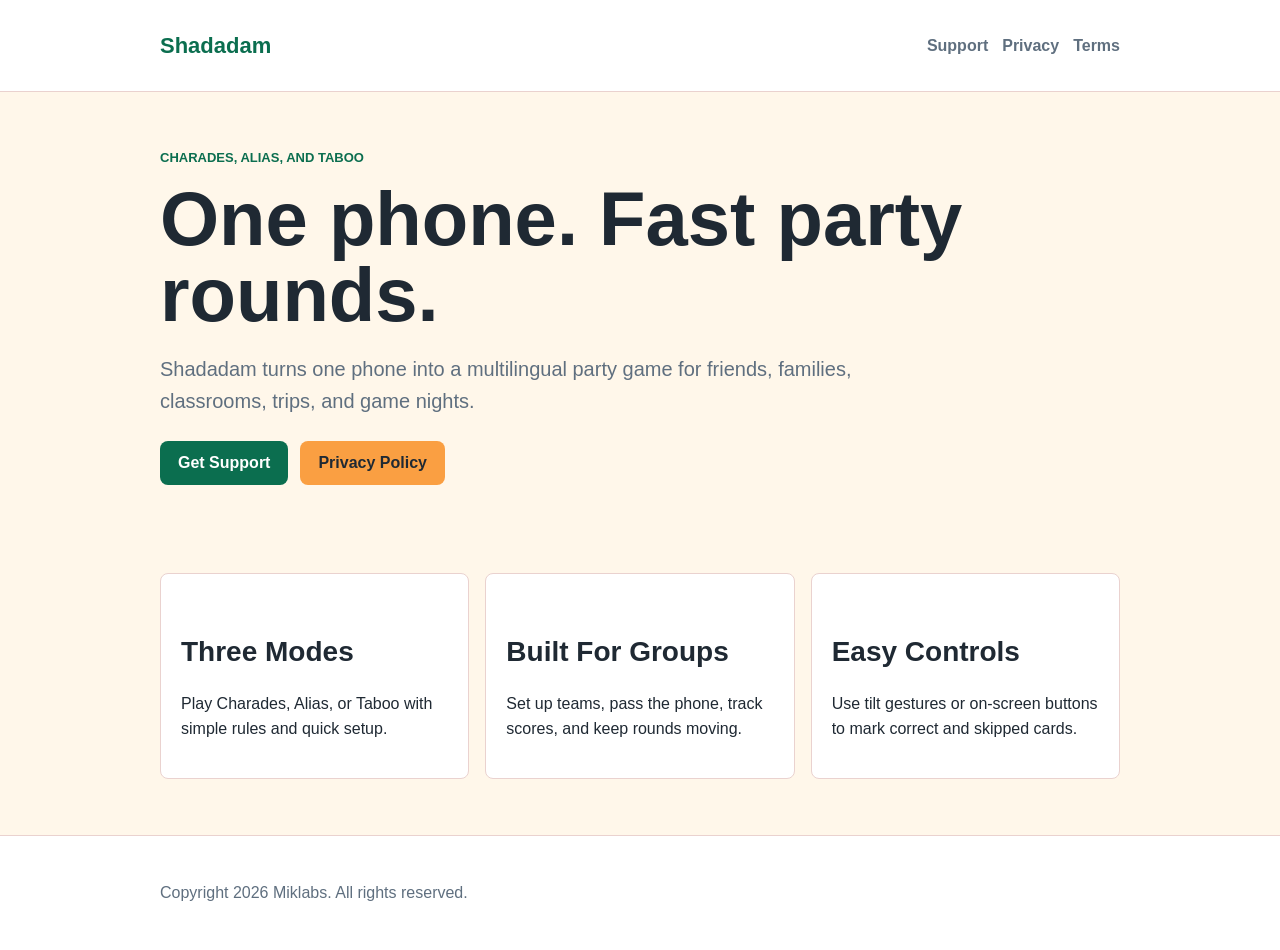
<file: index.html>
<!doctype html>
<html lang="en">
  <head>
    <meta charset="utf-8">
    <meta name="viewport" content="width=device-width, initial-scale=1">
    <title>Shadadam Party Game</title>
    <meta name="description" content="Shadadam is a fast party game for Charades, Alias, and Taboo.">
    <link rel="stylesheet" href="styles.css">
  </head>
  <body>
    <header class="site-header">
      <div class="wrap nav">
        <a class="brand" href="/">Shadadam</a>
        <nav class="links" aria-label="Main navigation">
          <a href="support.html">Support</a>
          <a href="privacy.html">Privacy</a>
          <a href="terms.html">Terms</a>
        </nav>
      </div>
    </header>

    <main>
      <section class="wrap hero">
        <p class="eyebrow">Charades, Alias, and Taboo</p>
        <h1>One phone. Fast party rounds.</h1>
        <p class="lead">
          Shadadam turns one phone into a multilingual party game for friends,
          families, classrooms, trips, and game nights.
        </p>
        <div class="button-row">
          <a class="button" href="support.html">Get Support</a>
          <a class="button secondary" href="privacy.html">Privacy Policy</a>
        </div>
      </section>

      <section class="wrap">
        <div class="grid">
          <article class="card">
            <h2>Three Modes</h2>
            <p>Play Charades, Alias, or Taboo with simple rules and quick setup.</p>
          </article>
          <article class="card">
            <h2>Built For Groups</h2>
            <p>Set up teams, pass the phone, track scores, and keep rounds moving.</p>
          </article>
          <article class="card">
            <h2>Easy Controls</h2>
            <p>Use tilt gestures or on-screen buttons to mark correct and skipped cards.</p>
          </article>
        </div>
      </section>
    </main>

    <footer class="site-footer">
      <div class="wrap">
        <p class="muted">Copyright 2026 Miklabs. All rights reserved.</p>
      </div>
    </footer>
  </body>
</html>
</file>
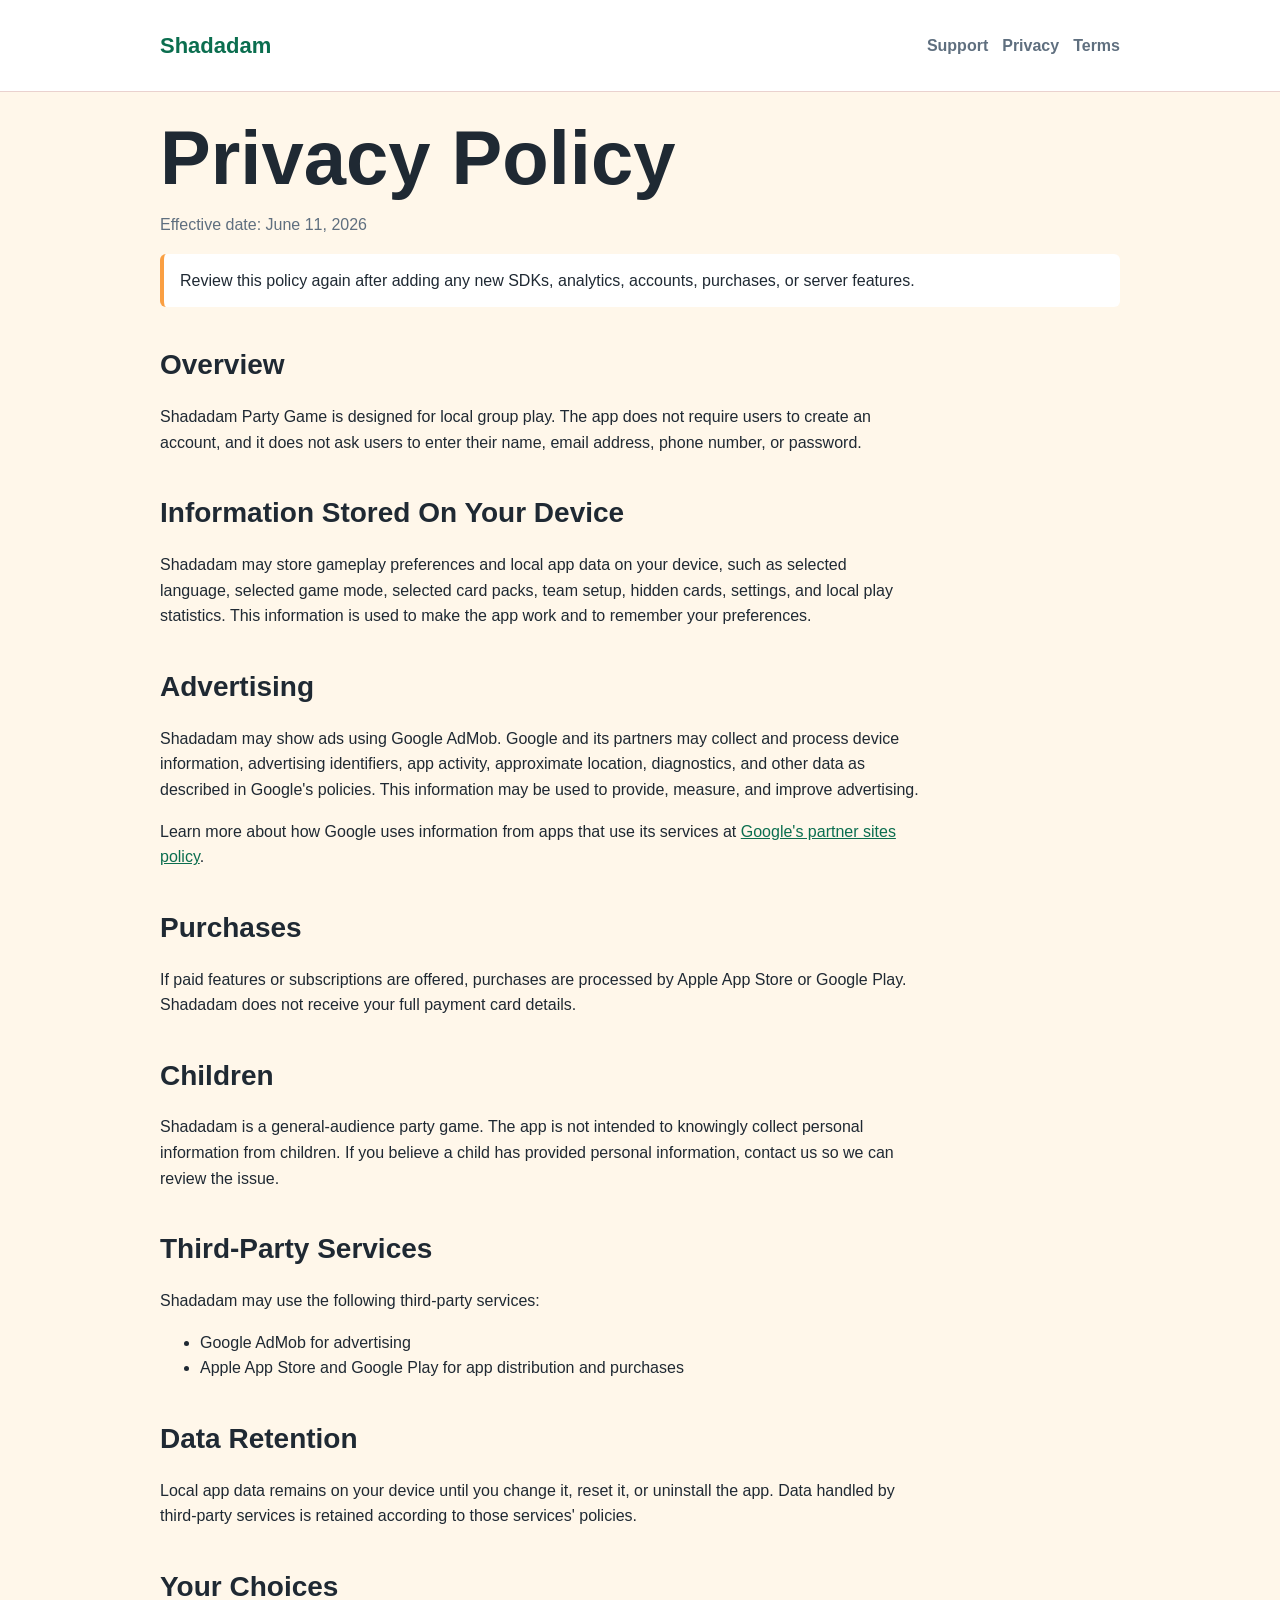
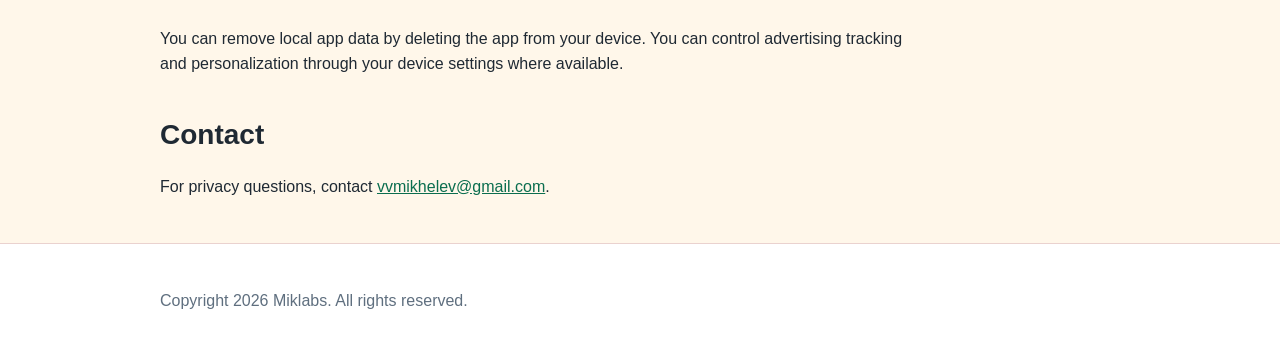
<file: privacy.html>
<!doctype html>
<html lang="en">
  <head>
    <meta charset="utf-8">
    <meta name="viewport" content="width=device-width, initial-scale=1">
    <title>Privacy Policy - Shadadam</title>
    <meta name="description" content="Privacy Policy for Shadadam Party Game.">
    <link rel="stylesheet" href="styles.css">
  </head>
  <body>
    <header class="site-header">
      <div class="wrap nav">
        <a class="brand" href="/">Shadadam</a>
        <nav class="links" aria-label="Main navigation">
          <a href="support.html">Support</a>
          <a href="privacy.html">Privacy</a>
          <a href="terms.html">Terms</a>
        </nav>
      </div>
    </header>

    <main class="wrap">
      <h1>Privacy Policy</h1>
      <p class="muted">Effective date: June 11, 2026</p>

      <div class="notice">
        Review this policy again after adding any new SDKs, analytics,
        accounts, purchases, or server features.
      </div>

      <h2>Overview</h2>
      <p>
        Shadadam Party Game is designed for local group play. The app does not
        require users to create an account, and it does not ask users to enter
        their name, email address, phone number, or password.
      </p>

      <h2>Information Stored On Your Device</h2>
      <p>
        Shadadam may store gameplay preferences and local app data on your
        device, such as selected language, selected game mode, selected card
        packs, team setup, hidden cards, settings, and local play statistics.
        This information is used to make the app work and to remember your
        preferences.
      </p>

      <h2>Advertising</h2>
      <p>
        Shadadam may show ads using Google AdMob. Google and its partners may
        collect and process device information, advertising identifiers, app
        activity, approximate location, diagnostics, and other data as described
        in Google's policies. This information may be used to provide, measure,
        and improve advertising.
      </p>
      <p>
        Learn more about how Google uses information from apps that use its
        services at
        <a href="https://policies.google.com/technologies/partner-sites">Google's partner sites policy</a>.
      </p>

      <h2>Purchases</h2>
      <p>
        If paid features or subscriptions are offered, purchases are processed
        by Apple App Store or Google Play. Shadadam does not receive your full
        payment card details.
      </p>

      <h2>Children</h2>
      <p>
        Shadadam is a general-audience party game. The app is not intended to
        knowingly collect personal information from children. If you believe a
        child has provided personal information, contact us so we can review the issue.
      </p>

      <h2>Third-Party Services</h2>
      <p>Shadadam may use the following third-party services:</p>
      <ul>
        <li>Google AdMob for advertising</li>
        <li>Apple App Store and Google Play for app distribution and purchases</li>
      </ul>

      <h2>Data Retention</h2>
      <p>
        Local app data remains on your device until you change it, reset it, or
        uninstall the app. Data handled by third-party services is retained
        according to those services' policies.
      </p>

      <h2>Your Choices</h2>
      <p>
        You can remove local app data by deleting the app from your device. You
        can control advertising tracking and personalization through your device
        settings where available.
      </p>

      <h2>Contact</h2>
      <p>
        For privacy questions, contact
        <a href="mailto:vvmikhelev@gmail.com">vvmikhelev@gmail.com</a>.
      </p>
    </main>

    <footer class="site-footer">
      <div class="wrap">
        <p class="muted">Copyright 2026 Miklabs. All rights reserved.</p>
      </div>
    </footer>
  </body>
</html>
</file>
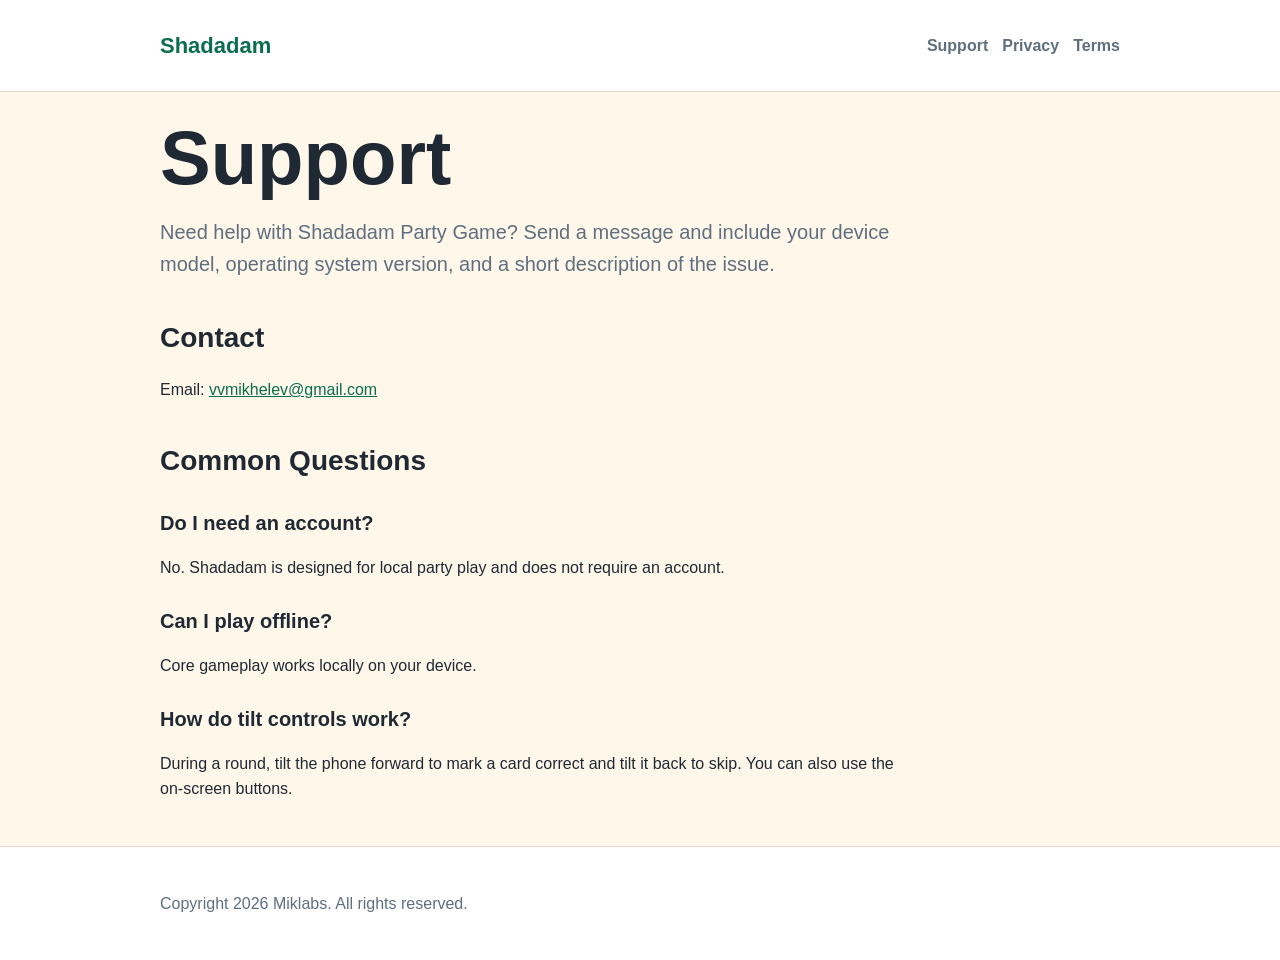
<file: support.html>
<!doctype html>
<html lang="en">
  <head>
    <meta charset="utf-8">
    <meta name="viewport" content="width=device-width, initial-scale=1">
    <title>Support - Shadadam</title>
    <meta name="description" content="Support information for Shadadam Party Game.">
    <link rel="stylesheet" href="styles.css">
  </head>
  <body>
    <header class="site-header">
      <div class="wrap nav">
        <a class="brand" href="/">Shadadam</a>
        <nav class="links" aria-label="Main navigation">
          <a href="support.html">Support</a>
          <a href="privacy.html">Privacy</a>
          <a href="terms.html">Terms</a>
        </nav>
      </div>
    </header>

    <main class="wrap">
      <h1>Support</h1>
      <p class="lead">
        Need help with Shadadam Party Game? Send a message and include your
        device model, operating system version, and a short description of the issue.
      </p>

      <h2>Contact</h2>
      <p>Email: <a href="mailto:vvmikhelev@gmail.com">vvmikhelev@gmail.com</a></p>

      <h2>Common Questions</h2>
      <h3>Do I need an account?</h3>
      <p>No. Shadadam is designed for local party play and does not require an account.</p>

      <h3>Can I play offline?</h3>
      <p>Core gameplay works locally on your device.</p>

      <h3>How do tilt controls work?</h3>
      <p>
        During a round, tilt the phone forward to mark a card correct and tilt
        it back to skip. You can also use the on-screen buttons.
      </p>
    </main>

    <footer class="site-footer">
      <div class="wrap">
        <p class="muted">Copyright 2026 Miklabs. All rights reserved.</p>
      </div>
    </footer>
  </body>
</html>
</file>
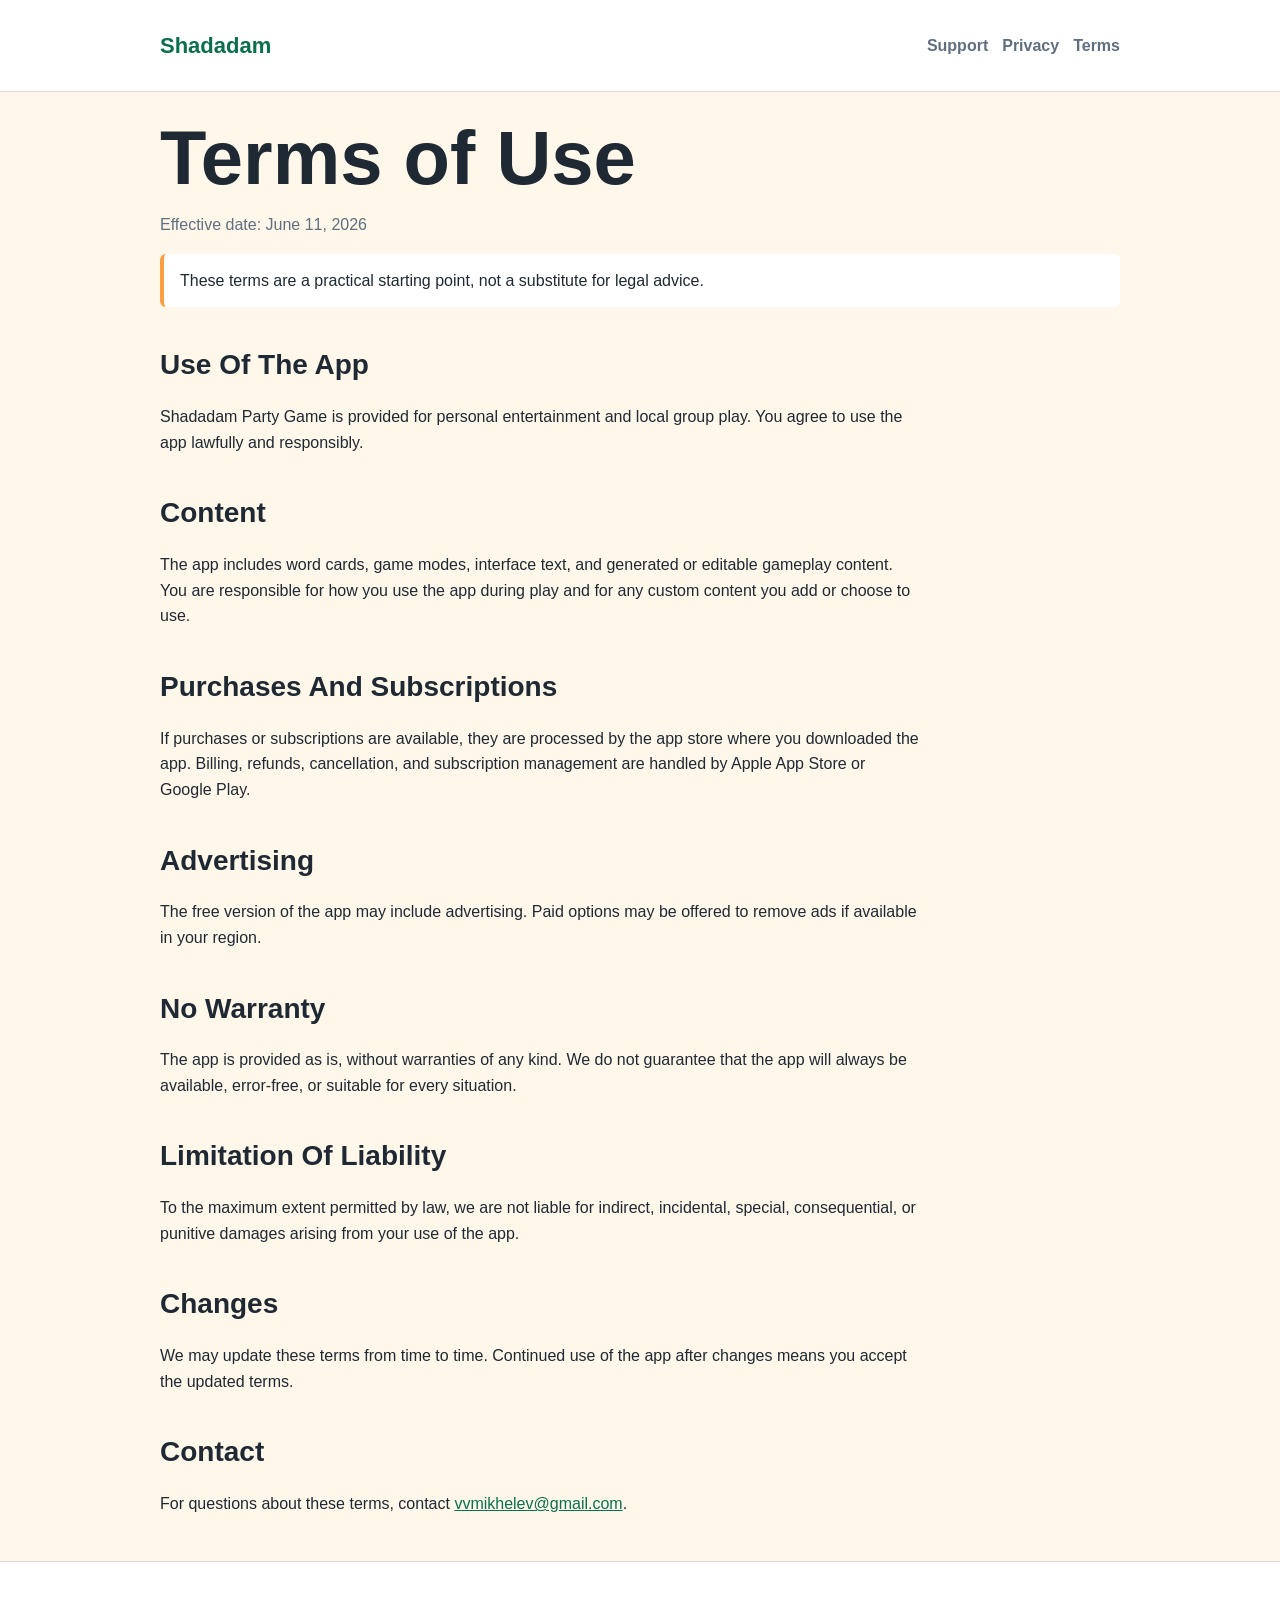
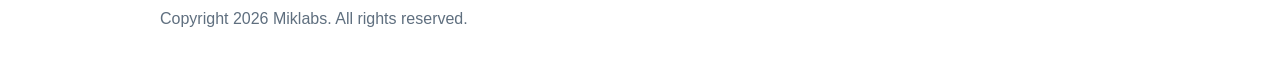
<file: terms.html>
<!doctype html>
<html lang="en">
  <head>
    <meta charset="utf-8">
    <meta name="viewport" content="width=device-width, initial-scale=1">
    <title>Terms of Use - Shadadam</title>
    <meta name="description" content="Terms of Use for Shadadam Party Game.">
    <link rel="stylesheet" href="styles.css">
  </head>
  <body>
    <header class="site-header">
      <div class="wrap nav">
        <a class="brand" href="/">Shadadam</a>
        <nav class="links" aria-label="Main navigation">
          <a href="support.html">Support</a>
          <a href="privacy.html">Privacy</a>
          <a href="terms.html">Terms</a>
        </nav>
      </div>
    </header>

    <main class="wrap">
      <h1>Terms of Use</h1>
      <p class="muted">Effective date: June 11, 2026</p>

      <div class="notice">
        These terms are a practical starting point, not a substitute for legal advice.
      </div>

      <h2>Use Of The App</h2>
      <p>
        Shadadam Party Game is provided for personal entertainment and local
        group play. You agree to use the app lawfully and responsibly.
      </p>

      <h2>Content</h2>
      <p>
        The app includes word cards, game modes, interface text, and generated
        or editable gameplay content. You are responsible for how you use the
        app during play and for any custom content you add or choose to use.
      </p>

      <h2>Purchases And Subscriptions</h2>
      <p>
        If purchases or subscriptions are available, they are processed by the
        app store where you downloaded the app. Billing, refunds, cancellation,
        and subscription management are handled by Apple App Store or Google Play.
      </p>

      <h2>Advertising</h2>
      <p>
        The free version of the app may include advertising. Paid options may be
        offered to remove ads if available in your region.
      </p>

      <h2>No Warranty</h2>
      <p>
        The app is provided as is, without warranties of any kind. We do not
        guarantee that the app will always be available, error-free, or suitable
        for every situation.
      </p>

      <h2>Limitation Of Liability</h2>
      <p>
        To the maximum extent permitted by law, we are not liable for indirect,
        incidental, special, consequential, or punitive damages arising from
        your use of the app.
      </p>

      <h2>Changes</h2>
      <p>
        We may update these terms from time to time. Continued use of the app
        after changes means you accept the updated terms.
      </p>

      <h2>Contact</h2>
      <p>
        For questions about these terms, contact
        <a href="mailto:vvmikhelev@gmail.com">vvmikhelev@gmail.com</a>.
      </p>
    </main>

    <footer class="site-footer">
      <div class="wrap">
        <p class="muted">Copyright 2026 Miklabs. All rights reserved.</p>
      </div>
    </footer>
  </body>
</html>
</file>
<file: styles.css>
:root {
  color-scheme: light;
  --bg: #fff7ea;
  --panel: #ffffff;
  --ink: #1f2933;
  --muted: #5f6f7f;
  --line: #ead2cf;
  --brand: #0b6e4f;
  --accent: #fa9f42;
}

* {
  box-sizing: border-box;
}

body {
  margin: 0;
  font-family: -apple-system, BlinkMacSystemFont, "Segoe UI", sans-serif;
  line-height: 1.6;
  color: var(--ink);
  background: var(--bg);
}

a {
  color: var(--brand);
}

.site-header,
.site-footer {
  background: var(--panel);
  border-bottom: 1px solid var(--line);
}

.site-footer {
  border-top: 1px solid var(--line);
  border-bottom: 0;
}

.wrap {
  width: min(960px, calc(100% - 32px));
  margin: 0 auto;
  padding: 28px 0;
}

.nav {
  display: flex;
  flex-wrap: wrap;
  gap: 14px;
  align-items: center;
  justify-content: space-between;
}

.brand {
  font-size: 22px;
  font-weight: 800;
  color: var(--brand);
  text-decoration: none;
}

.links {
  display: flex;
  flex-wrap: wrap;
  gap: 14px;
}

.links a {
  color: var(--muted);
  text-decoration: none;
  font-weight: 600;
}

.hero {
  padding: 56px 0 32px;
}

.eyebrow {
  margin: 0 0 12px;
  color: var(--brand);
  font-weight: 800;
  text-transform: uppercase;
  font-size: 13px;
}

h1 {
  margin: 0;
  font-size: clamp(36px, 8vw, 76px);
  line-height: 1;
  letter-spacing: 0;
}

h2 {
  margin: 36px 0 12px;
  font-size: 28px;
}

h3 {
  margin: 24px 0 8px;
  font-size: 20px;
}

p {
  max-width: 760px;
}

.lead {
  font-size: 20px;
  color: var(--muted);
}

.grid {
  display: grid;
  grid-template-columns: repeat(auto-fit, minmax(220px, 1fr));
  gap: 16px;
  margin: 28px 0;
}

.card {
  background: var(--panel);
  border: 1px solid var(--line);
  border-radius: 8px;
  padding: 20px;
}

.button-row {
  display: flex;
  flex-wrap: wrap;
  gap: 12px;
  margin-top: 24px;
}

.button {
  display: inline-flex;
  align-items: center;
  justify-content: center;
  min-height: 44px;
  padding: 0 18px;
  border-radius: 8px;
  background: var(--brand);
  color: #ffffff;
  text-decoration: none;
  font-weight: 800;
}

.button.secondary {
  background: var(--accent);
  color: #1f2933;
}

.muted {
  color: var(--muted);
}

.notice {
  background: #fff;
  border-left: 4px solid var(--accent);
  padding: 14px 16px;
  border-radius: 6px;
}

code {
  background: #ffffff;
  border: 1px solid var(--line);
  border-radius: 4px;
  padding: 2px 5px;
}
</file>
